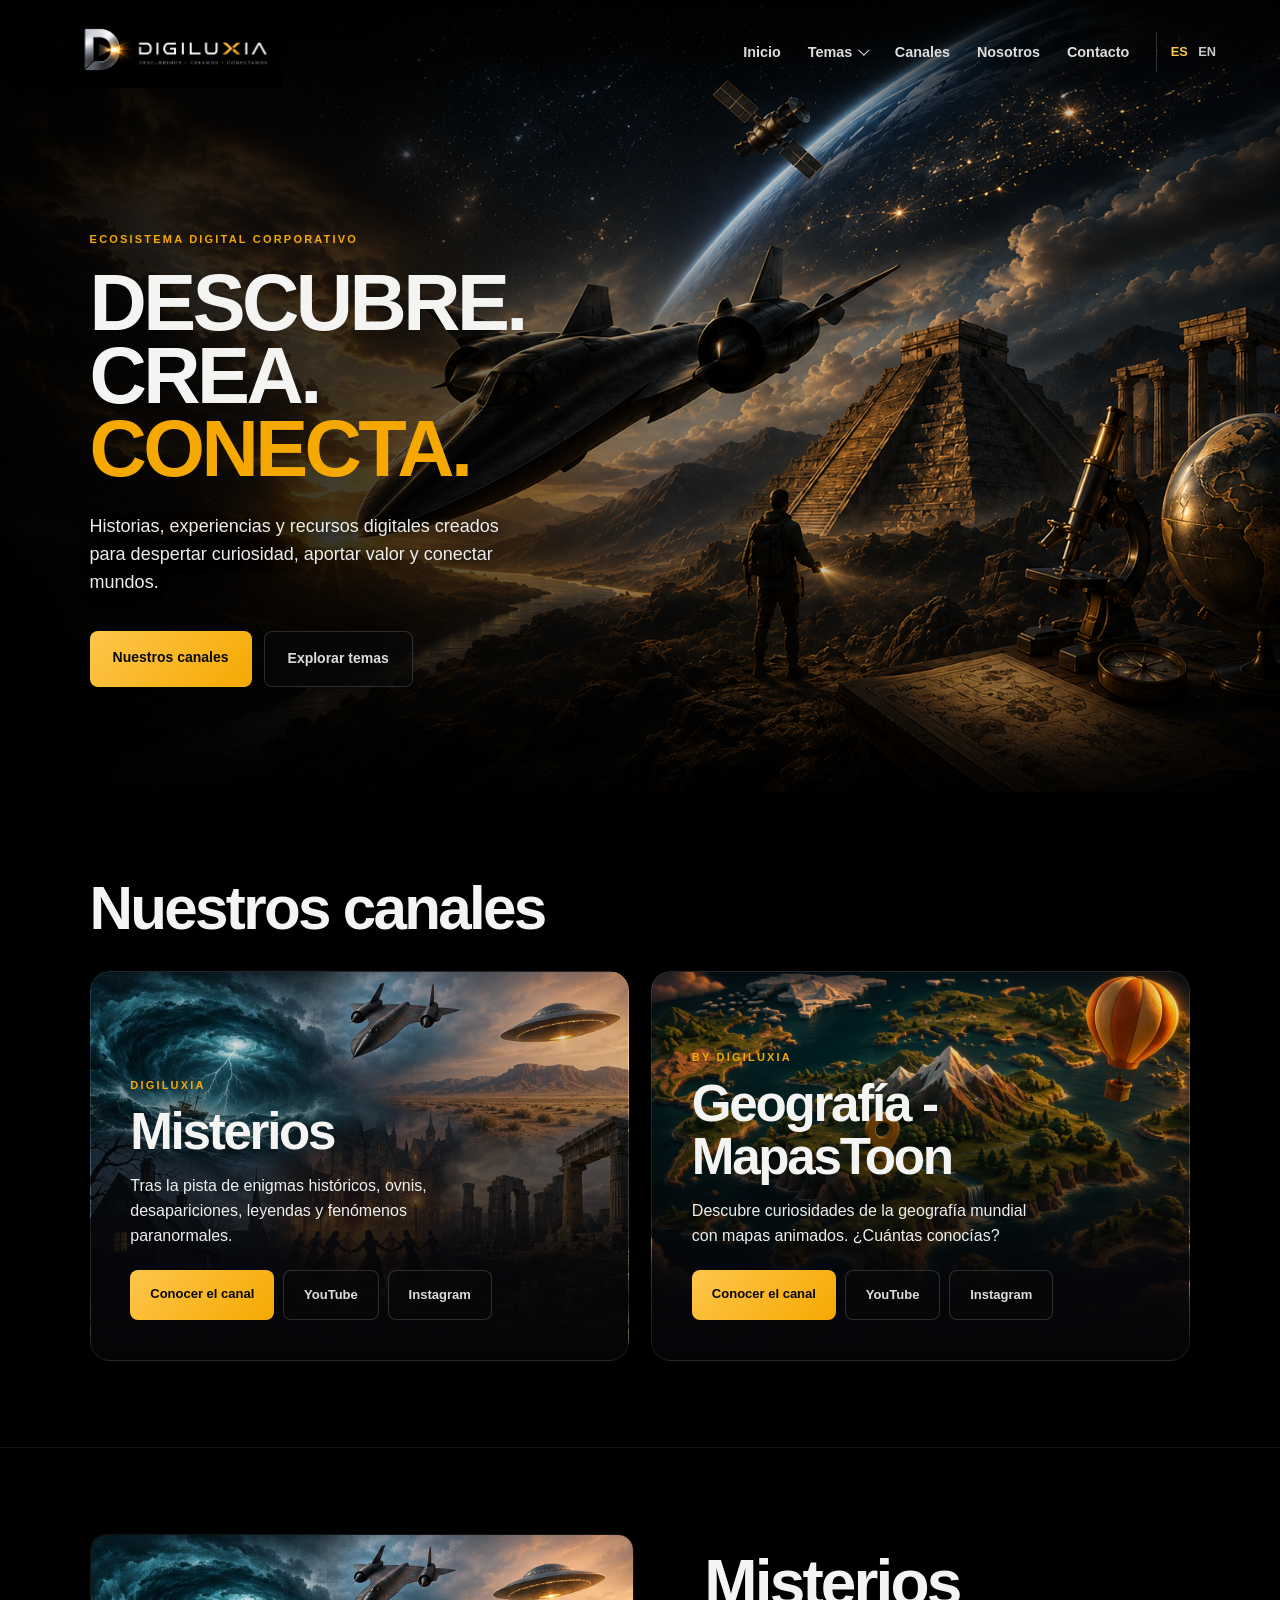
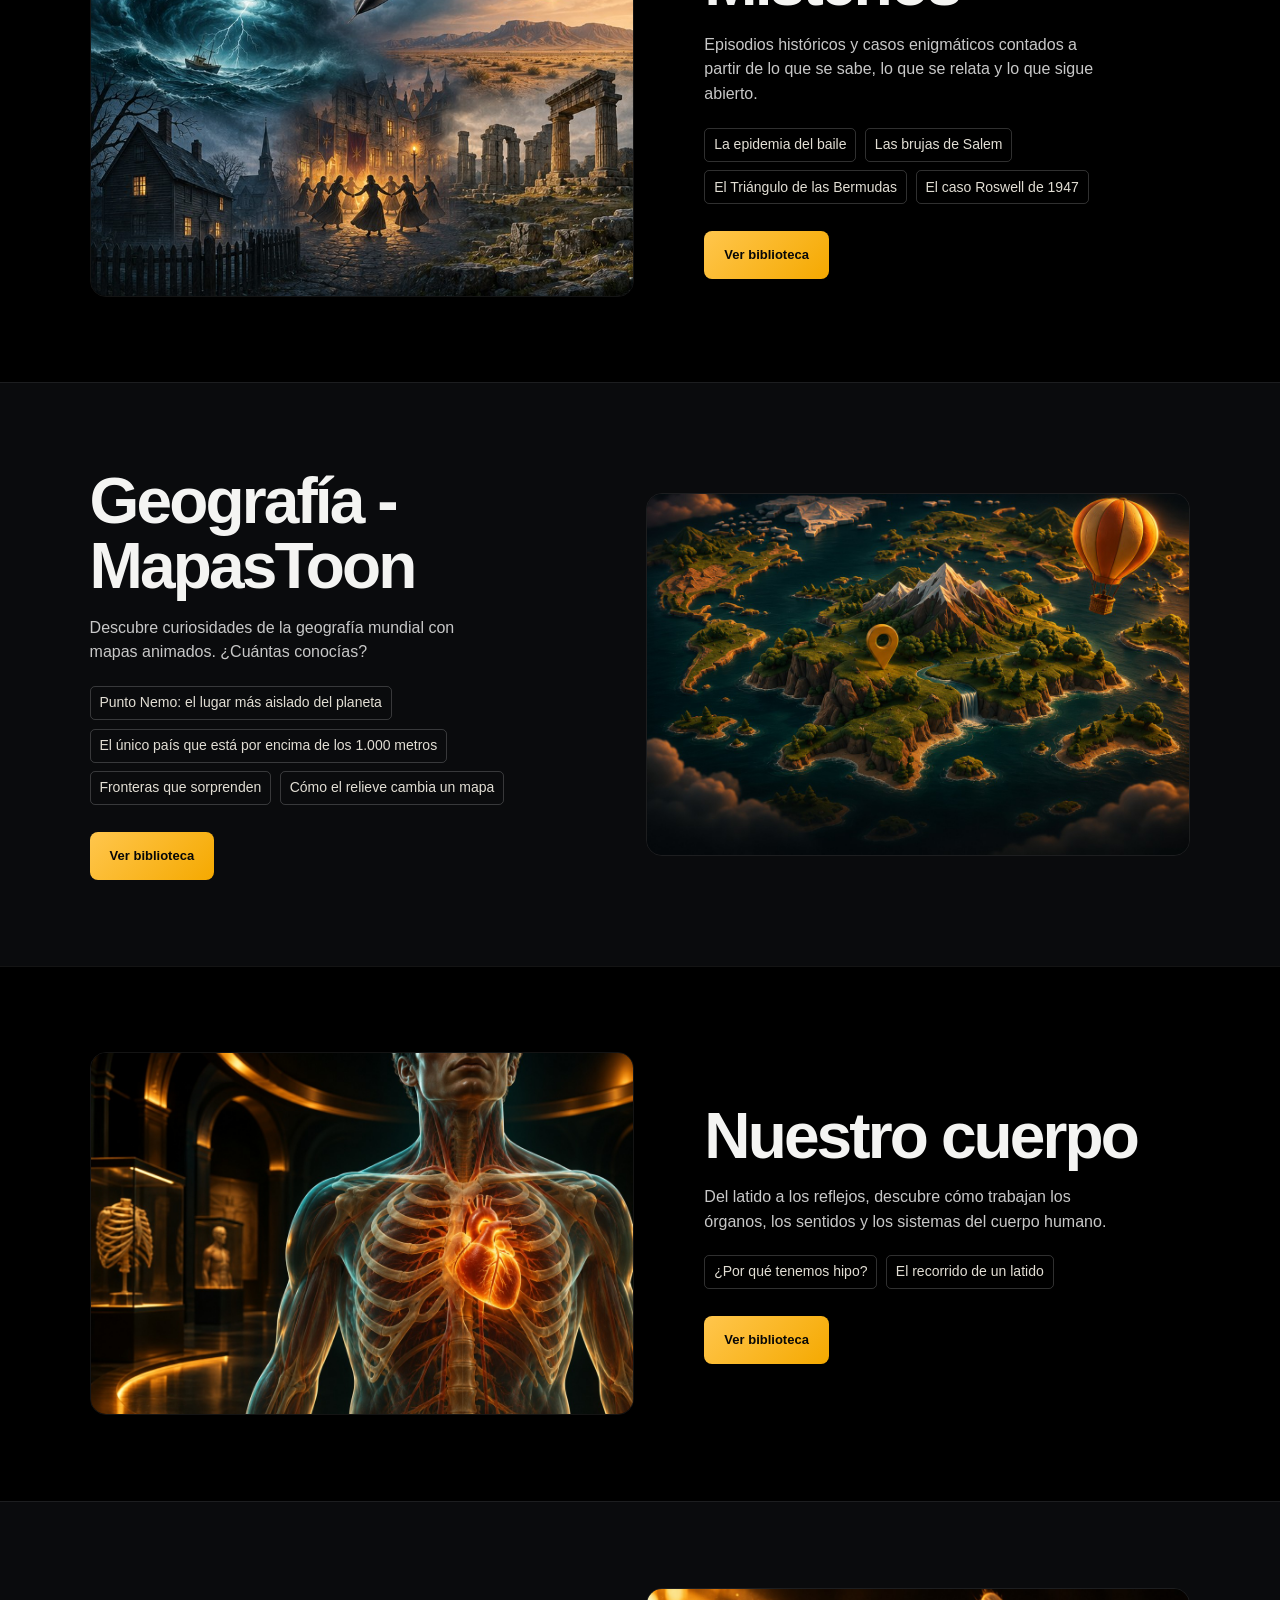
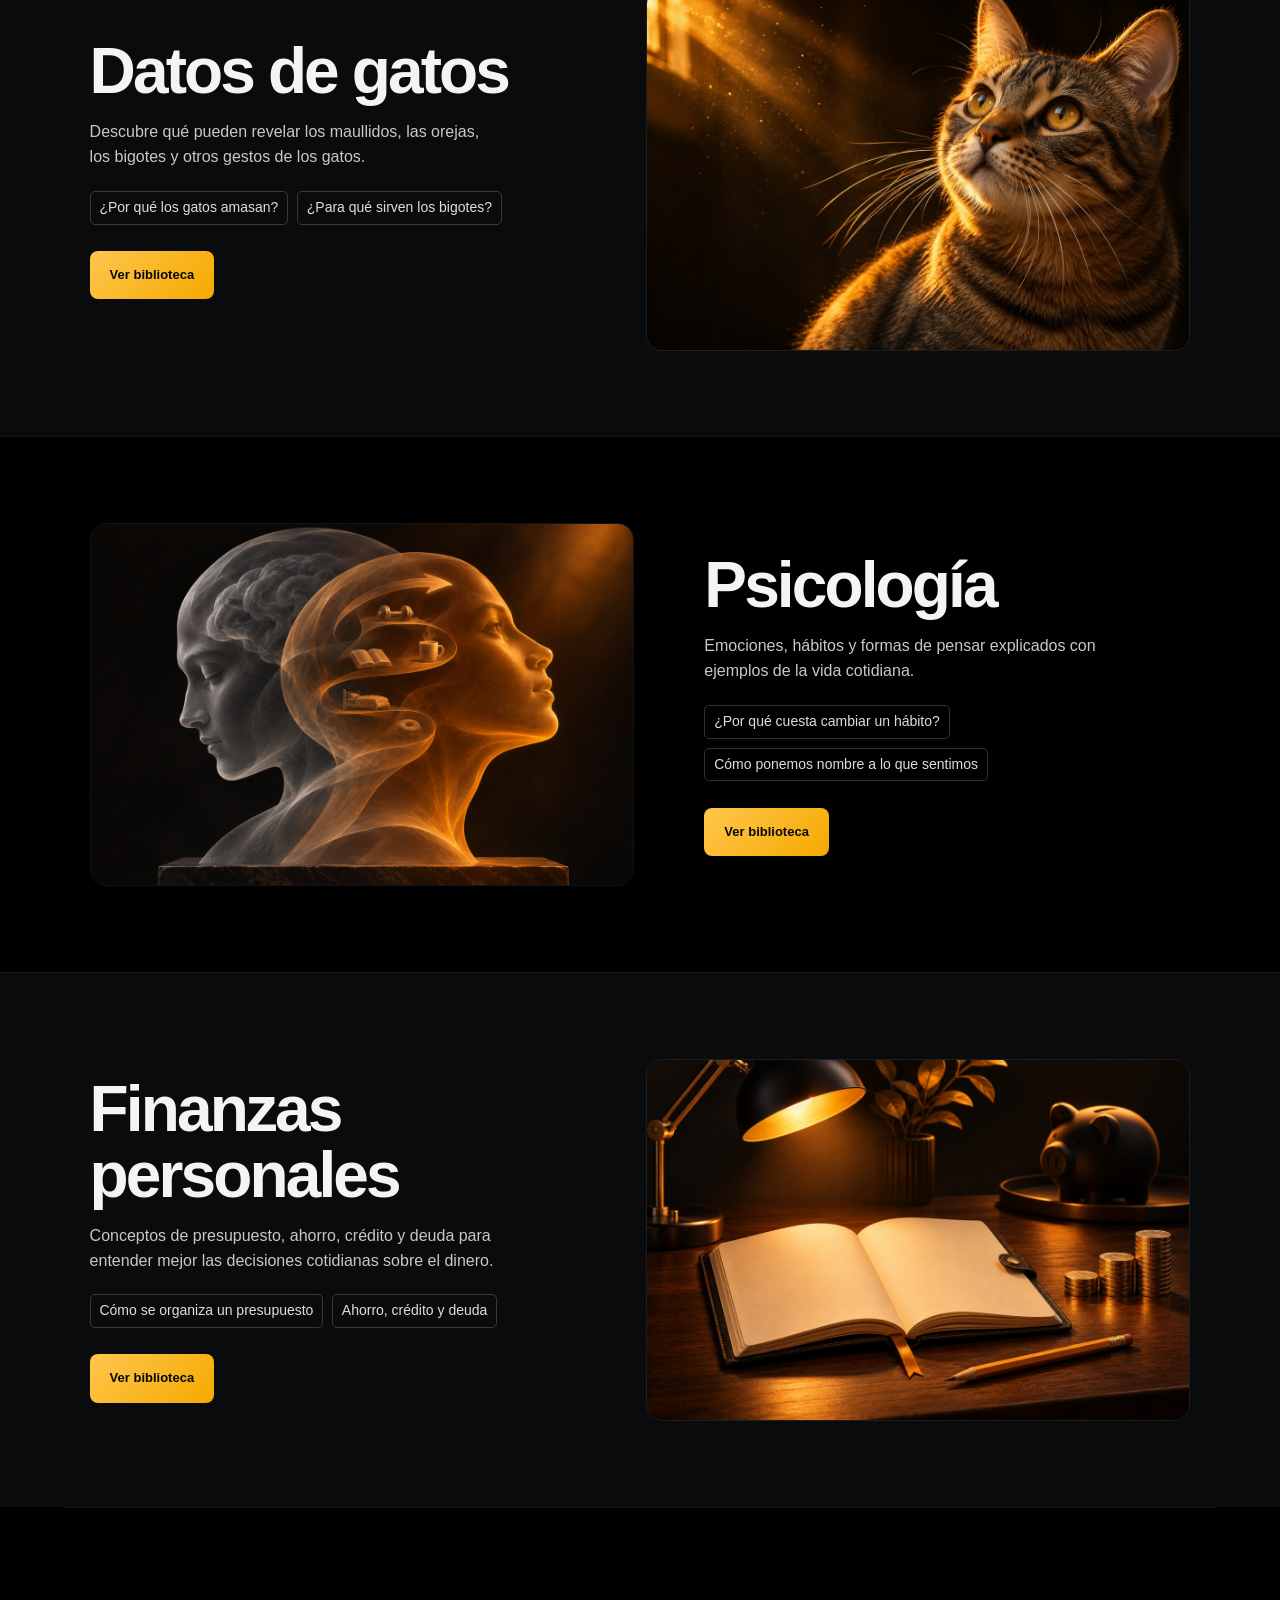
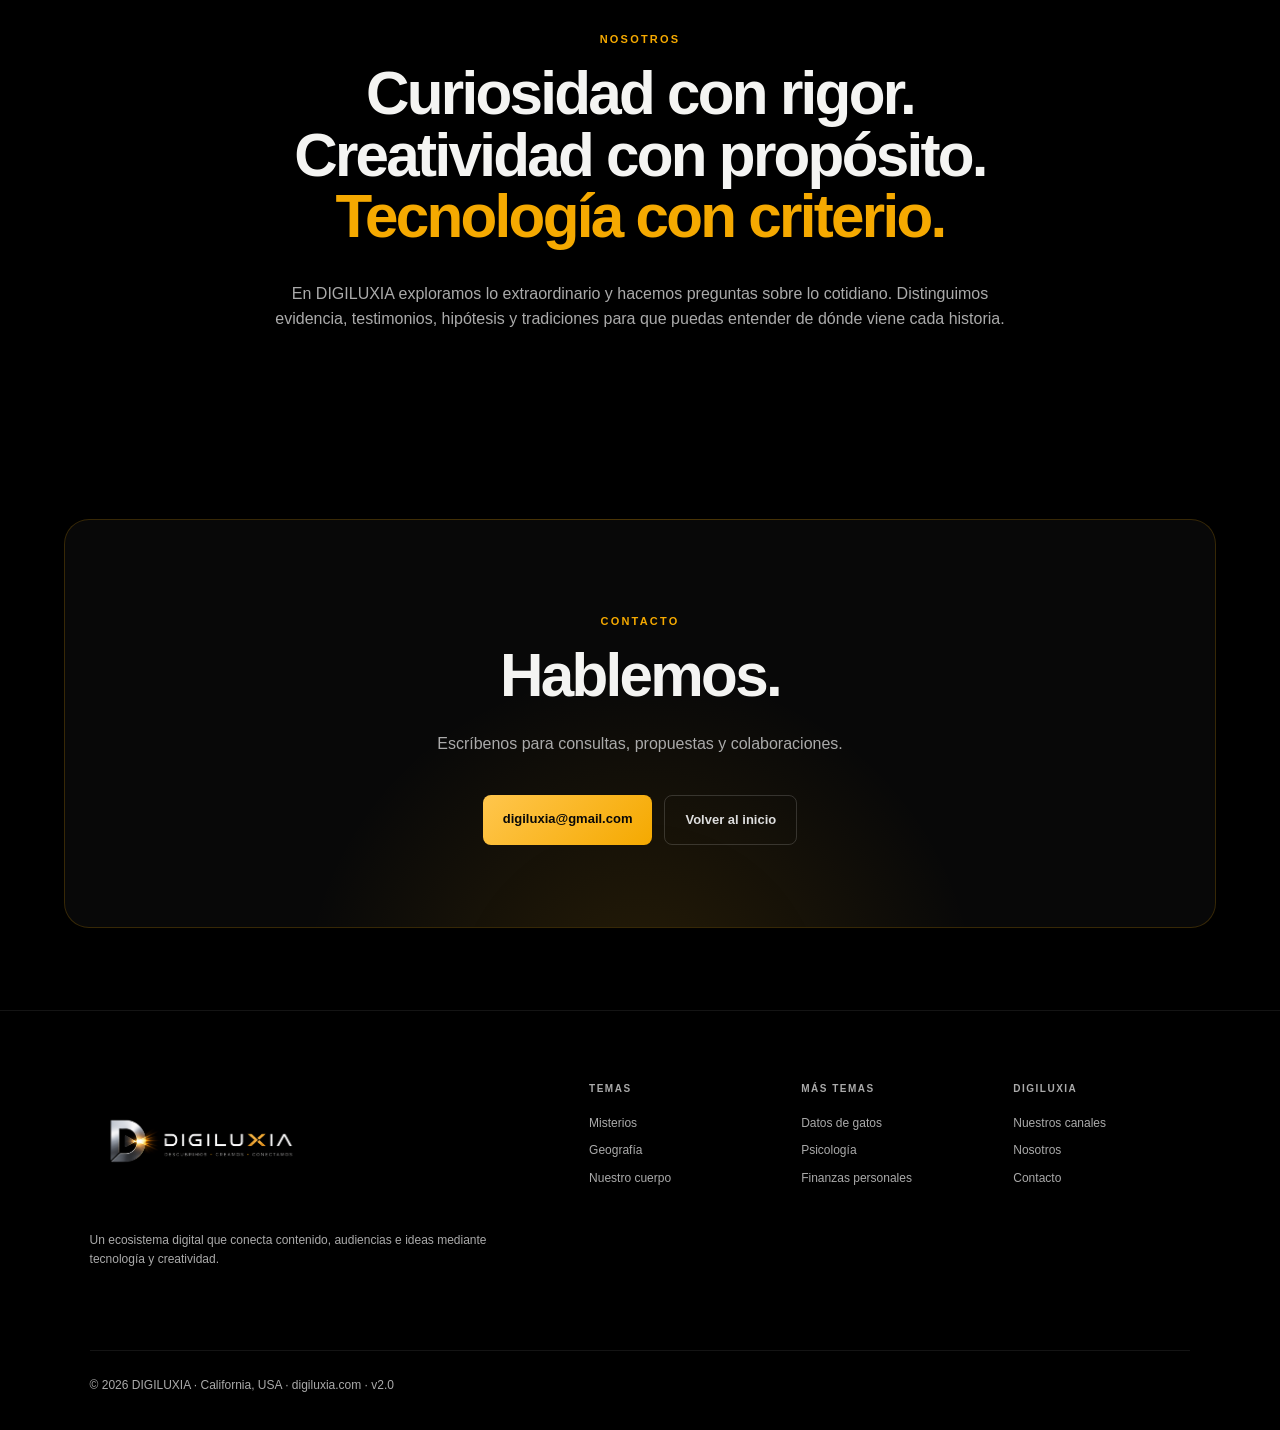
<file: index.html>
<!doctype html>
<html lang="es">
<head>
  <meta charset="utf-8">
  <meta name="viewport" content="width=device-width, initial-scale=1">
  <meta name="theme-color" content="#000000">
  <meta name="description" content="DIGILUXIA reúne historias, experiencias y recursos digitales que despiertan la curiosidad.">
  <title>DIGILUXIA — Descubre. Crea. Conecta.</title>
  <link rel="stylesheet" href="styles.css">
  <link rel="stylesheet" href="overrides.css">
  <link rel="stylesheet" href="revision.css">
  <script src="english.js" defer></script>
  <script src="app.js" defer></script>
</head>
<body id="top" class="home">
  <site-header></site-header>
  <main id="contenido">
    <section class="hero" aria-labelledby="hero-title">
      <div>
        <p class="eyebrow">ECOSISTEMA DIGITAL CORPORATIVO</p>
        <h1 id="hero-title">Descubre.<br>Crea.<br><em>Conecta.</em></h1>
        <p class="lead">Historias, experiencias y recursos digitales creados para despertar curiosidad, aportar valor y conectar mundos.</p>
        <div class="actions"><a class="primary" href="#canales">Nuestros canales</a><a class="secondary" href="#misterios">Explorar temas</a></div>
      </div>
    </section>
    <section id="canales" class="section channels" aria-labelledby="channels-title">
      <h2 id="channels-title">Nuestros canales</h2>
      <div class="channel-grid">
        <article class="channel channel-misterios" data-channel="misterios">
          <div class="channel-content">
            <p class="eyebrow">DIGILUXIA</p>
            <h3>Misterios</h3>
            <p>Tras la pista de enigmas históricos, ovnis, desapariciones, leyendas y fenómenos paranormales.</p>
            <div class="actions"><a class="primary" href="#misterios">Conocer el canal</a><button class="secondary" type="button" data-service="YouTube">YouTube</button><button class="secondary" type="button" data-service="Instagram">Instagram</button></div>
          </div>
        </article>
        <article class="channel channel-geografia" data-channel="geografia">
          <div class="channel-content">
            <p class="eyebrow">BY DIGILUXIA</p>
            <h3>Geografía - MapasToon</h3>
            <p>Descubre curiosidades de la geografía mundial con mapas animados. ¿Cuántas conocías?</p>
            <div class="actions"><a class="primary" href="#geografia">Conocer el canal</a><button class="secondary" type="button" data-service="YouTube">YouTube</button><button class="secondary" type="button" data-service="Instagram">Instagram</button></div>
          </div>
        </article>
      </div>
    </section>
    <div id="temas"></div>
    <section id="nosotros" class="manifesto">
      <p class="eyebrow">NOSOTROS</p>
      <h2>Curiosidad con rigor.<br>Creatividad con propósito.<br><em>Tecnología con criterio.</em></h2>
      <p>En DIGILUXIA exploramos lo extraordinario y hacemos preguntas sobre lo cotidiano. Distinguimos evidencia, testimonios, hipótesis y tradiciones para que puedas entender de dónde viene cada historia.</p>
    </section>
    <section id="contacto" class="cta">
      <p class="eyebrow">CONTACTO</p>
      <h2>Hablemos.</h2>
      <p>Escríbenos para consultas, propuestas y colaboraciones.</p>
      <div class="actions center"><a class="primary" href="mailto:digiluxia@gmail.com">digiluxia@gmail.com</a><a class="secondary" href="#top">Volver al inicio</a></div>
    </section>
  </main>
  <site-footer></site-footer>
  <dialog id="social-dialog" aria-labelledby="social-title">
    <h2 id="social-title"></h2>
    <p>El enlace oficial está pendiente de confirmar.</p>
    <form method="dialog"><button type="submit" class="primary">Cerrar</button></form>
  </dialog>
</body>
</html>
</file>
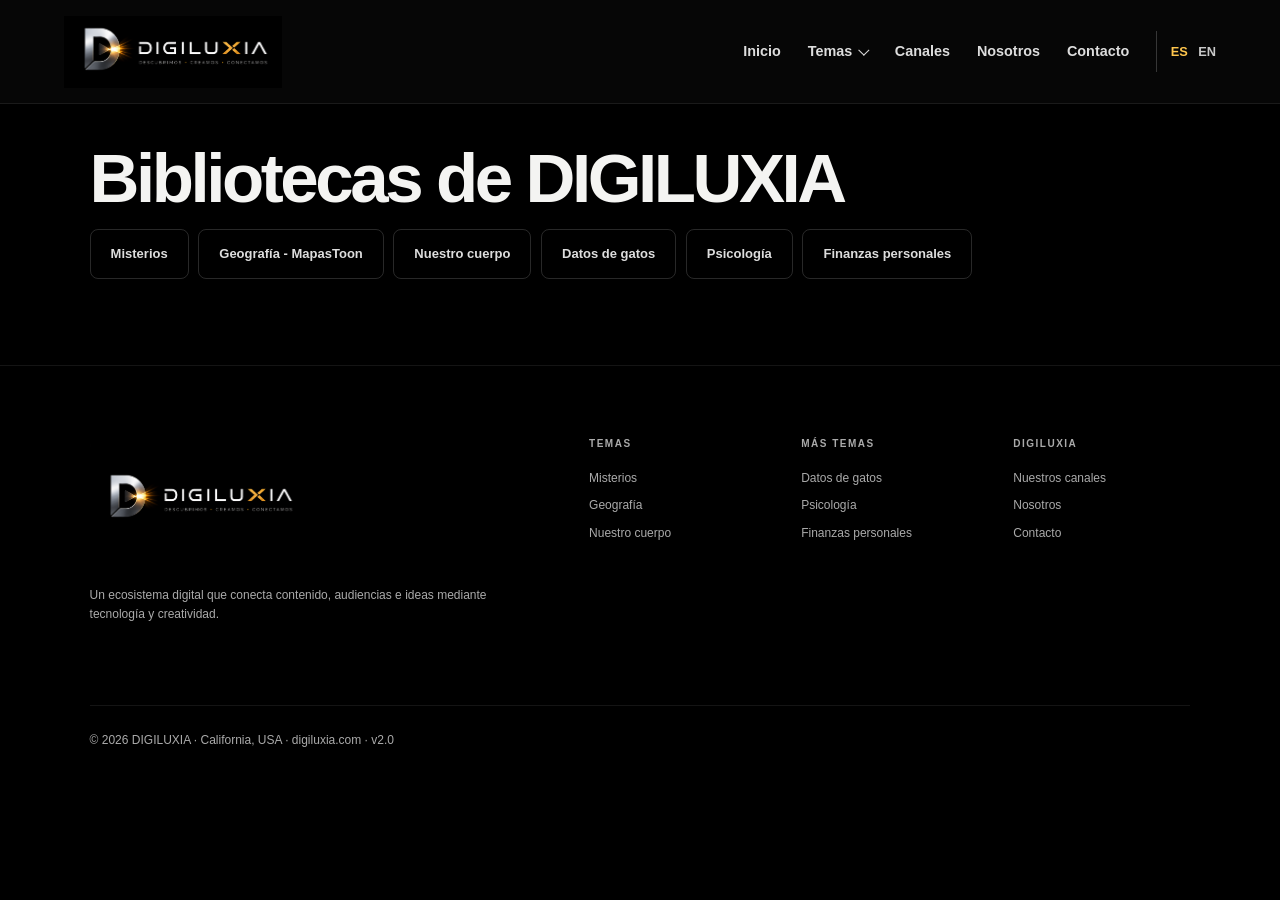
<file: videos.html>
<!doctype html>
<html lang="es">
<head>
  <meta charset="utf-8">
  <meta name="viewport" content="width=device-width, initial-scale=1">
  <meta name="theme-color" content="#000000">
  <title>Videos — DIGILUXIA</title>
  <link rel="stylesheet" href="styles.css">
  <link rel="stylesheet" href="overrides.css">
  <link rel="stylesheet" href="revision.css">
  <script src="english.js" defer></script>
  <script src="app.js" defer></script>
</head>
<body id="top" class="library">
  <site-header></site-header>
  <main id="contenido" class="section library-main">
    <div id="biblioteca"></div>
  </main>
  <site-footer></site-footer>
</body>
</html>
</file>
<file: styles.css>
:root{--black:#000;--panel:#0a0b0d;--graphite:#303236;--white:#f4f4f2;--silver:#a7a9ac;--gold:#f5a900;--gold2:#ffc64d;--line:#ffffff14}*{box-sizing:border-box}html{scroll-behavior:smooth}body{margin:0;background:#000;color:var(--white);font-family:Inter,Aptos,Arial,sans-serif;line-height:1.55;overflow-x:hidden}body:before{content:'';position:fixed;inset:0;pointer-events:none;z-index:-1;background:radial-gradient(circle at 78% 9%,#f5a90013,transparent 25%),linear-gradient(#ffffff025 1px,transparent 1px),linear-gradient(90deg,#ffffff025 1px,transparent 1px);background-size:auto,72px 72px,72px 72px}header{height:84px;display:flex;align-items:center;justify-content:space-between;padding:0 6vw;position:sticky;top:0;z-index:20;background:#000d;border-bottom:1px solid var(--line);backdrop-filter:blur(16px)}.brand{display:flex;align-items:center;gap:13px;color:#fff;text-decoration:none;font-weight:700;letter-spacing:.16em}.brand i{font-style:normal;color:var(--gold)}.brand small{display:block;font-size:8px;color:var(--silver);letter-spacing:.24em;margin-top:3px}.mark{width:38px;height:38px;border:1px solid #a7a9ac88;border-radius:11px;display:grid;place-items:center;color:var(--gold);background:linear-gradient(145deg,#303236,#080808);box-shadow:inset 0 0 12px #fff1}nav{display:flex;gap:28px}nav a{color:#b7b7b7;text-decoration:none;font-size:13px}nav a:hover{color:var(--gold)}.menu{display:none;background:none;border:0;color:#fff;font-size:24px}.hero{min-height:740px;display:grid;grid-template-columns:1fr 1fr;align-items:center;padding:90px 8vw 120px;max-width:1600px;margin:auto}.eyebrow{color:var(--gold);letter-spacing:.2em;font-size:11px;font-weight:800}.hero h1{font-size:clamp(60px,7vw,110px);line-height:.89;margin:22px 0 32px;letter-spacing:-.06em}.hero h1 em,.manifesto em{font-style:normal;color:var(--gold)}.lead{max-width:600px;color:#b7b7b7;font-size:19px}.actions{display:flex;gap:12px;margin-top:38px}.center{justify-content:center}.primary,.secondary{display:inline-block;padding:14px 20px;border-radius:8px;text-decoration:none;font-size:13px;font-weight:800}.primary{background:linear-gradient(135deg,var(--gold2),var(--gold));color:#080808}.secondary{border:1px solid #ffffff28;color:#ddd}.hero-meta{display:flex;gap:25px;margin-top:60px;color:#626262;font-size:9px;letter-spacing:.2em}.orb{height:520px;position:relative;display:grid;place-items:center}.planet{width:330px;height:330px;border-radius:50%;background:radial-gradient(circle at 35% 30%,#ffc64d55,#6d4b0030 20%,#0c0d10 58%,#000 75%);box-shadow:0 0 80px #f5a90020,inset -35px -20px 70px #000}.beam{position:absolute;width:2px;height:420px;background:linear-gradient(transparent,var(--gold2),transparent);box-shadow:0 0 30px var(--gold);opacity:.55}.ring{position:absolute;border:1px solid #f5a90055;border-radius:50%;transform:rotateX(70deg)}.r1{width:460px;height:180px}.r2{width:570px;height:220px;opacity:.3}.dot{position:absolute;width:6px;height:6px;border-radius:50%;background:var(--gold2);box-shadow:0 0 15px var(--gold)}.d1{right:18%;top:28%}.d2{left:12%;bottom:26%}.section{padding:125px 8vw;max-width:1600px;margin:auto}.section h2,.featured h2,.manifesto h2,.cta h2,.roadmap h2,.newsletter h2{font-size:clamp(40px,4.7vw,74px);line-height:1.02;letter-spacing:-.045em;margin:15px 0 26px}.intro{max-width:760px;color:#999;font-size:17px}.cards{display:grid;grid-template-columns:repeat(3,1fr);gap:24px;margin-top:70px}.cards article{background:linear-gradient(160deg,#111214,#060606);border:1px solid var(--line);border-radius:20px;padding:22px 24px 31px;min-height:430px;transition:.25s}.cards article:hover{transform:translateY(-6px);border-color:#f5a90055}.visual{height:190px;border-radius:13px;margin-bottom:28px;display:flex;align-items:flex-end;padding:22px;background:radial-gradient(circle at 65% 30%,#f5a9001e,transparent 40%),linear-gradient(145deg,#11161d,#070707)}.visual b{font-size:12px;letter-spacing:.25em;color:#d9d9d9}.relax{background:radial-gradient(circle at 50% 100%,#7252a755,transparent 55%),linear-gradient(#10101a,#08080b)}.market{background:radial-gradient(circle at 60% 60%,#8c65003d,transparent 45%),#090909}.cards span{color:#777;font-size:9px;letter-spacing:.1em}.cards h3{font-size:36px;margin:7px 0}.cards p{color:#999}.cards a{color:var(--gold);text-decoration:none;font-size:13px}.featured{max-width:1450px;margin:60px auto 130px;display:grid;grid-template-columns:1.1fr 1fr;gap:80px;align-items:center;padding:45px 7vw}.sr71{height:480px;border-radius:22px;border:1px solid var(--line);background:radial-gradient(ellipse at center,#3c465055,transparent 38%),linear-gradient(150deg,#15191d,#030303);display:grid;place-items:center;overflow:hidden;position:relative}.sr71 span{font-size:clamp(80px,12vw,180px);font-weight:900;letter-spacing:-.08em;color:#ffffff08;transform:rotate(-8deg)}.sr71 small{position:absolute;bottom:38px;left:42px;letter-spacing:.35em;color:#777}.scan{position:absolute;inset:0;background:linear-gradient(110deg,transparent 42%,#f5a9000c 50%,transparent 58%);animation:scan 5s linear infinite}@keyframes scan{from{transform:translateX(-80%)}to{transform:translateX(80%)}}.featured p:not(.eyebrow){color:#aaa}.tags{display:flex;flex-wrap:wrap;gap:8px;margin:26px 0 32px}.tags b{font-size:9px;letter-spacing:.12em;border:1px solid #ffffff1d;padding:7px 9px;border-radius:4px;color:#aaa}.media{border-top:1px solid var(--line)}.media-grid{display:grid;grid-template-columns:repeat(4,1fr);gap:1px;background:var(--line);margin-top:65px;border:1px solid var(--line)}.media-grid div{background:#050505;padding:36px 30px;min-height:230px}.media-grid strong,.metrics strong{color:var(--gold);font-size:12px}.media-grid h3{font-size:23px;margin:30px 0 10px}.media-grid p,.metrics p{color:#929292}.roadmap{padding:130px 8vw;max-width:1600px;margin:auto;border-top:1px solid var(--line)}.flow{display:flex;align-items:center;justify-content:space-between;gap:12px;margin:70px 0;padding:22px 0;border-top:1px solid #f5a90035;border-bottom:1px solid #f5a90035;color:#b5b5b5;font-size:10px;letter-spacing:.15em}.flow i{font-style:normal;color:var(--gold)}.metrics{display:grid;grid-template-columns:repeat(3,1fr);gap:35px}.metrics div{border-top:1px solid #f5a90055;padding-top:25px}.manifesto{text-align:center;padding:160px 8vw;max-width:1150px;margin:auto}.manifesto p:last-child{color:#999;max-width:740px;margin:35px auto}.newsletter{margin:20px auto 120px;max-width:1350px;padding:70px;display:grid;grid-template-columns:1fr 1fr;gap:80px;align-items:center;border:1px solid var(--line);border-radius:24px;background:#070707}.newsletter p:not(.eyebrow){color:#999}.newsletter form{display:grid;grid-template-columns:1fr auto;gap:10px}.newsletter input{background:#000;border:1px solid #ffffff25;border-radius:8px;padding:15px;color:#fff;outline:none}.newsletter input:focus{border-color:var(--gold)}.newsletter button{border:0;border-radius:8px;background:var(--gold);font-weight:800;padding:0 18px;cursor:pointer}.newsletter small{grid-column:1/-1;color:#666}.sr-only{position:absolute;width:1px;height:1px;overflow:hidden;clip:rect(0,0,0,0)}.cta{text-align:center;margin:40px 5vw 110px;padding:105px 30px;border:1px solid #f5a90033;border-radius:25px;background:radial-gradient(circle at 50% 120%,#f5a90022,transparent 45%),#080808}.cta p{color:#999}footer{border-top:1px solid var(--line);padding:70px 7vw 35px;display:grid;grid-template-columns:1fr 1.4fr;gap:70px;color:#777;font-size:12px}footer>div:first-child>p{max-width:420px;margin-top:25px}.footlinks{display:grid;grid-template-columns:repeat(3,1fr);gap:35px}.footlinks div{display:flex;flex-direction:column;gap:9px}.footlinks b{color:#aaa;font-size:10px;letter-spacing:.15em;margin-bottom:8px}.footlinks a,.footlinks span{color:#737373;text-decoration:none}.footlinks a:hover{color:var(--gold)}.copyright{grid-column:1/-1;border-top:1px solid var(--line);padding-top:25px}@media(max-width:900px){header{padding:0 5vw}.menu{display:block}nav{display:none;position:absolute;top:84px;left:0;right:0;background:#050505;padding:28px;flex-direction:column}nav.open{display:flex}.hero{grid-template-columns:1fr;padding:65px 6vw 80px;min-height:auto}.orb{height:380px}.planet{width:230px;height:230px}.r1{width:320px}.r2{width:380px}.cards,.metrics,.featured,.newsletter{grid-template-columns:1fr}.media-grid{grid-template-columns:1fr 1fr}.featured{gap:38px}.sr71{height:320px}.section,.roadmap{padding:90px 6vw}.flow{overflow-x:auto;justify-content:flex-start}.newsletter{margin:20px 5vw 90px;padding:40px 28px;gap:25px}.newsletter form{grid-template-columns:1fr}.newsletter small{grid-column:auto}footer{grid-template-columns:1fr}.copyright{grid-column:auto}}@media(max-width:560px){.hero-meta{gap:12px;flex-wrap:wrap}.actions{flex-direction:column;align-items:flex-start}.center{align-items:center}.media-grid,.footlinks{grid-template-columns:1fr}.newsletter button{padding:15px}.brand{font-size:13px}}
</file>
<file: overrides.css>
.official-brand{width:260px;height:72px;overflow:hidden;display:flex;align-items:center}
.official-brand img{display:block;width:260px;height:auto;max-width:none}
header{justify-content:flex-start}
header nav{margin-left:auto}
.language{display:flex;align-items:center;gap:5px;margin-left:18px;font-size:10px;color:#666}
.language{margin-left:22px}
.lang{border:0;background:transparent;color:#777;padding:7px 4px;cursor:pointer;font-size:10px;letter-spacing:.12em}
.lang.active{color:var(--gold);font-weight:800}
.hero-image{height:600px;position:relative;border-radius:22px;overflow:hidden;border:1px solid var(--line);box-shadow:0 30px 90px #000}
.hero-image:after{content:"";position:absolute;inset:0;background:linear-gradient(90deg,#0008,transparent 30%),linear-gradient(0deg,#000b,transparent 35%);pointer-events:none}
.hero-image img{width:100%;height:100%;object-fit:cover;object-position:center 43%;display:block}
.hero-image span{position:absolute;left:28px;bottom:25px;z-index:2;color:var(--gold);font-size:10px;font-weight:800;letter-spacing:.22em}
.ecosystem-visual{position:relative;max-width:1450px;height:min(70vw,720px);min-height:520px;margin:18px auto 84px;overflow:hidden;border:1px solid var(--line);border-radius:24px;background:#050505}
.ecosystem-visual:after{content:"";position:absolute;inset:0;background:linear-gradient(90deg,#000 0%,#000e 22%,#0007 46%,transparent 72%),linear-gradient(0deg,#0008,transparent 45%);pointer-events:none}
.ecosystem-visual>img{display:block;width:100%;height:100%;object-fit:cover;object-position:center}
.ecosystem-overlay{position:absolute;z-index:2;left:clamp(30px,7vw,105px);top:50%;transform:translateY(-50%);width:min(520px,42%)}
.ecosystem-overlay h2{font-size:clamp(44px,5vw,76px);line-height:1.02;letter-spacing:-.045em;margin:15px 0 24px}
.ecosystem-overlay>p:not(.eyebrow){color:#b9b9b9;font-size:17px;max-width:470px;margin-bottom:32px}
.hero{min-height:800px;padding-top:72px;padding-bottom:88px;gap:5vw}
.hero h1{font-size:clamp(68px,7.8vw,124px);margin:24px 0 34px}
.hero .lead{font-size:21px;max-width:650px}
.hero .primary,.hero .secondary{padding:16px 23px;font-size:14px}
.hero .actions{margin-top:34px}
.hero .hero-meta{margin-top:46px}
.section{padding-top:92px;padding-bottom:92px}
.cards{margin-top:52px}
.featured{margin-top:30px;margin-bottom:88px;padding-top:35px;padding-bottom:35px}
.media-grid{margin-top:48px}
.roadmap{padding-top:96px;padding-bottom:96px}
.flow{margin-top:52px;margin-bottom:52px}
.manifesto{padding-top:112px;padding-bottom:112px}
.newsletter{margin-bottom:88px;padding-top:58px;padding-bottom:58px}
.cta{margin-bottom:82px;padding-top:82px;padding-bottom:82px}
.footer-logo{width:300px;height:125px;margin-bottom:10px}
.footer-logo img{width:300px}
header{position:absolute;top:0;left:0;right:0;height:104px;background:linear-gradient(180deg,#000c,transparent);border-bottom:0;backdrop-filter:none;padding-left:5vw;padding-right:5vw}
header nav{gap:clamp(22px,2vw,34px)}
header nav a{font-size:15px;font-weight:600;letter-spacing:.025em;padding:10px 2px}
header nav a:first-child{color:var(--gold);border-bottom:1px solid var(--gold);padding-bottom:8px}
.hero{position:relative;isolation:isolate;display:flex;align-items:center;max-width:none;width:100%;min-height:100svh;padding:135px 7vw 70px;background-image:url('assets/hero-explore-full.png');background-size:cover;background-position:center center}
.hero:before{content:"";position:absolute;z-index:-1;inset:0;background:linear-gradient(90deg,#000e 0%,#000b 28%,#0003 55%,transparent 78%),linear-gradient(0deg,#0009 0%,transparent 35%),linear-gradient(180deg,#0007 0%,transparent 25%)}
.hero>div:first-child{position:relative;z-index:2;width:min(560px,45vw);margin-top:50px}
.hero h1{text-transform:uppercase;font-size:clamp(58px,6.2vw,92px);line-height:.92;margin:18px 0 28px;letter-spacing:-.045em}
.hero .lead{font-size:18px;max-width:440px;color:#ededeb;text-shadow:0 2px 12px #000}
.hero .hero-meta{color:#aaa;margin-top:38px}
.hero-image{display:none}
@media(max-width:1100px){header nav{gap:18px}header nav a{font-size:14px}.official-brand{width:220px}.official-brand img{width:220px}}
@media(max-width:900px){header{gap:12px;height:88px}header nav{margin-left:0}.language{margin-left:auto}.menu{order:4}.hero{min-height:760px;padding:120px 6vw 70px;background-position:62% center}.hero:before{background:linear-gradient(90deg,#000e 0%,#000a 50%,#0002 82%),linear-gradient(0deg,#000b 0%,transparent 55%)}.hero>div:first-child{width:min(580px,78vw);margin-top:30px}.hero h1{font-size:clamp(62px,11vw,88px)}.hero .lead{font-size:19px}.hero-image{display:none}.section,.roadmap{padding-top:76px;padding-bottom:76px}.manifesto{padding-top:92px;padding-bottom:92px}.ecosystem-visual{height:680px;min-height:0;margin:10px 5vw 72px}.ecosystem-visual:after{background:linear-gradient(0deg,#000 0%,#000d 30%,transparent 72%)}.ecosystem-visual>img{object-position:64% center}.ecosystem-overlay{left:34px;right:34px;top:auto;bottom:42px;transform:none;width:auto}.ecosystem-overlay h2{font-size:clamp(40px,8vw,62px)}.official-brand{width:210px}.official-brand img{width:210px}}
@media(max-width:560px){header{height:76px;padding:0 4vw}.official-brand{width:165px;height:62px}.official-brand img{width:165px}.language{gap:2px;margin-left:auto}.lang{padding:6px 2px}.menu{font-size:20px}.hero{min-height:760px;padding:105px 6vw 55px;background-position:58% center;align-items:flex-end}.hero:before{background:linear-gradient(90deg,#000d 0%,#0008 65%,transparent 100%),linear-gradient(0deg,#000 0%,#000d 43%,transparent 82%)}.hero>div:first-child{width:100%;margin:0}.hero h1{font-size:clamp(54px,16vw,72px)}.hero .lead{font-size:17px;max-width:340px}.hero .actions{margin-top:25px}.hero .hero-meta{display:none}.hero-image{display:none}.section,.roadmap{padding-top:66px;padding-bottom:66px}.manifesto{padding-top:78px;padding-bottom:78px}.ecosystem-visual{height:600px;margin-bottom:62px;border-radius:18px}.ecosystem-overlay{left:24px;right:24px;bottom:28px}.ecosystem-overlay h2{font-size:42px}.ecosystem-overlay>p:not(.eyebrow){font-size:15px}.footer-logo{width:230px;height:100px}.footer-logo img{width:230px}}
</file>
<file: revision.css>
:root { color-scheme: dark }
a:focus-visible,button:focus-visible { outline: 2px solid var(--gold2); outline-offset: 5px }
.skip-link { position:absolute; top:.5rem; left:.5rem; z-index:30; padding:.6rem 1rem; background:var(--gold2); color:#080808; transform:translateY(-150%) }
.skip-link:focus { transform:none }
header { gap:1.2rem }
header nav { gap:clamp(1rem,2.1vw,2rem); align-items:center }
header nav a,header nav summary { color:#ddd; font-size:.9rem; font-weight:600; padding:.65rem 0; white-space:nowrap; letter-spacing:0 }
header nav a:first-child { color:#ddd; border:0; padding-bottom:.65rem }
header nav a:hover,header nav summary:hover,.topics-menu[open] summary { color:var(--gold2) }
.topics-menu { position:relative }
.topics-menu summary { display:flex; align-items:center; gap:.5rem; cursor:pointer; list-style:none }
.topics-menu summary::-webkit-details-marker { display:none }
.topics-menu summary::after { content:""; width:.42rem; height:.42rem; border:solid currentColor; border-width:0 1px 1px 0; transform:translateY(-.12rem) rotate(45deg) }
.topics-menu[open] summary::after { transform:translateY(.1rem) rotate(225deg) }
.topics-menu-links { position:absolute; top:100%; left:0; min-width:13rem; display:grid; background:#0e0e10; border:1px solid #ffffff26; border-radius:9px; padding:.4rem; box-shadow:0 14px 28px #0008 }
header nav .topics-menu-links a { display:block; padding:.5rem .7rem; border-radius:5px }
.topics-menu-links a:hover { background:#ffffff0d }
.language-switch { display:flex; align-items:center; gap:.65rem; padding-left:.85rem; border-left:1px solid #ffffff32 }
header nav .language-switch a { font-size:.8rem; color:#c9c9c9 }
header nav .language-switch a[aria-current="true"],header nav .language-switch a:hover { color:var(--gold2) }
summary:focus-visible { outline:2px solid var(--gold2); outline-offset:4px }
header .official-brand,.official-brand img { width:clamp(165px,17vw,240px) }
.home .hero { background-image:url("assets/hero-explore-full.png"); min-height:clamp(650px,88svh,840px); background-position:center }
.hero .actions,.channel .actions { flex-wrap:wrap }
.hero .secondary,.channel .secondary { background:#080808a6 }
.section { padding:clamp(3rem,6.7vw,6.5rem) 7vw }
.channels h2 { margin-top:0 }
.channel-grid { display:grid; grid-template-columns:repeat(2,minmax(0,1fr)); gap:1.4rem; margin-top:2rem }
.channel { min-height:390px; display:grid; align-items:end; border:1px solid var(--line); border-radius:20px; overflow:hidden; background:#131419 center / cover no-repeat }
.channel-misterios { background-image:linear-gradient(0deg,#050508 2%,#050508ed 25%,#05050822 79%),url("assets/misterios.jpg") }
.channel-geografia { background-image:linear-gradient(0deg,#050508 2%,#050508df 25%,#0505080d 78%),url("assets/geografia-tarjeta.jpg") }
.channel-content { padding:clamp(1.25rem,3.1vw,2.5rem) }
.channel h3 { font-size:clamp(2rem,4vw,3.35rem); letter-spacing:-.045em; line-height:1.04; margin:.5rem 0 }
.channel p:not(.eyebrow) { color:#eee; max-width:38ch }
.channel .actions { margin-top:1.35rem; gap:.55rem }
button.secondary,button.primary { font:inherit; font-size:13px; font-weight:800; cursor:pointer }
.channel a:hover,.channel button:hover,.topic a:hover { filter:brightness(1.18) }
.topic { display:grid; grid-template-columns:minmax(0,1.12fr) minmax(0,1fr); align-items:center; gap:clamp(1.6rem,5.5vw,6rem); border-top:1px solid var(--line); scroll-margin-top:1rem }
.topic:nth-child(even) { grid-template-columns:minmax(0,1fr) minmax(0,1.12fr); background:#0a0b0d }
.topic:nth-child(even) .topic-image { order:1 }
.topic-image img { display:block; width:100%; aspect-ratio:3/2; object-fit:cover; border-radius:16px; border:1px solid var(--line) }
.topic h2 { font-size:clamp(2.3rem,5vw,4.6rem); margin:0 0 1rem }
.topic-copy>p { color:#c8c8c8; max-width:46ch }
.topic-list { list-style:none; display:flex; flex-wrap:wrap; gap:.55rem; padding:0; margin:1.3rem 0 1.65rem }
.topic-list li { border:1px solid #ffffff30; border-radius:5px; padding:.32rem .55rem; font-size:.875rem; color:#e2ded4 }
.manifesto { border-top:1px solid var(--line) }
.manifesto p:last-child,.cta p,.footlinks a,footer { color:#aaa }
.cta p.eyebrow { color:var(--gold) }
dialog { width:min(460px,calc(100% - 2rem)); padding:1.6rem; background:#121316; color:var(--white); border:1px solid #f5a90070; border-radius:15px }
dialog::backdrop { background:#000b }
dialog h2 { margin-top:0 }
.library header { position:relative; background:#060606; border-bottom:1px solid var(--line) }
.library-main { max-width:1320px; padding-top:2rem }
.back-link { display:inline-block; color:var(--gold2); margin-bottom:1.2rem }
.library-hero { display:grid; grid-template-columns:1fr 1fr; align-items:center; gap:clamp(1rem,5vw,4rem); border:1px solid var(--line); background:#0a0b0d; border-radius:18px; overflow:hidden }
.library-hero img { width:100%; height:100%; min-height:230px; max-height:370px; object-fit:cover; display:block }
.library-hero>div { padding:1.25rem 1.5rem 1.25rem 0 }
.library-main h1 { font-size:clamp(2.4rem,5.4vw,4.75rem); line-height:1; letter-spacing:-.05em; margin:.5rem 0 1rem }
.library-hero p:not(.eyebrow),.library-note,.episode p { color:#bdbdbd }
.library-note { margin:1.4rem 0 2.5rem }
.series { margin:2.5rem 0 }
.series h2 { font-size:clamp(1.65rem,3vw,2.6rem); margin-bottom:1.15rem }
.episode-grid { display:grid; grid-template-columns:repeat(2,minmax(0,1fr)); gap:1rem }
.episode { display:grid; grid-template-columns:minmax(0, .47fr) minmax(0, 1fr); gap:1rem; background:#0e0f11; border:1px solid var(--line); border-radius:12px; padding:1.25rem }
.episode-thumbnail { position:relative; min-height:110px; overflow:hidden; border-radius:7px; background:#16171b }
.episode-thumbnail img { position:absolute; inset:0; width:100%; height:100%; object-fit:cover }
.episode-copy { display:flex; flex-direction:column; align-items:flex-start }
.episode h3 { margin:0; font-size:1.25rem }
.episode p { margin:.45rem 0 0 }
.episode a { margin-top:auto }
.episode-copy:has(a) p { margin-bottom:.9rem }
.related { position:static; display:flex; flex-direction:row; flex-wrap:wrap; gap:.6rem; padding:0; background:transparent }
@media(max-width:650px) {
  header { justify-content:space-between }
  header .menu { display:block; order:0; font-size:1rem; font-weight:700; border:1px solid #fff5; border-radius:7px; padding:.55rem .8rem; cursor:pointer }
  header nav { display:none; position:absolute; top:100%; left:0; right:0; margin:0; padding:.55rem 6vw; background:#080808; gap:0; max-height:calc(100dvh - 88px); overflow-y:auto; align-items:stretch }
  header nav.open { display:flex }
  header nav a { padding:.55rem .5rem }
  header nav summary { padding-inline:.5rem }
  .topics-menu-links { position:static; box-shadow:none; margin-bottom:.35rem }
  .language-switch { padding:.15rem 0 0; border-left:0; border-top:1px solid #ffffff26 }
}
@media(min-width:651px) and (max-width:900px) {
  header nav { display:flex; position:static; margin-left:auto; padding:0; background:transparent; flex-direction:row }
  header .menu { display:none }
}
@media(max-width:760px) {
  .home .hero { min-height:650px; background-position:61% center }
  .channel-grid,.topic,.topic:nth-child(even),.library-hero { grid-template-columns:1fr }
  .topic:nth-child(even) .topic-image { order:0 }
  .channel { min-height:345px }
  .channel .actions { flex-direction:row; align-items:center }
  .library-hero>div { padding:0 1.2rem 1.3rem }
}
@media(max-width:650px) {
  .episode-grid { grid-template-columns:1fr }
}
@media(max-width:500px) {
  .episode { gap:.75rem; padding:1rem }
  .home .hero { min-height:610px }
  .hero h1 { font-size:clamp(3.1rem,14.5vw,4.5rem) }
  .section { padding-inline:5vw }
  .footlinks { grid-template-columns:repeat(2,minmax(0,1fr)); gap:1.25rem }
}
@media(prefers-reduced-motion:reduce) { html { scroll-behavior:auto } }
</file>
